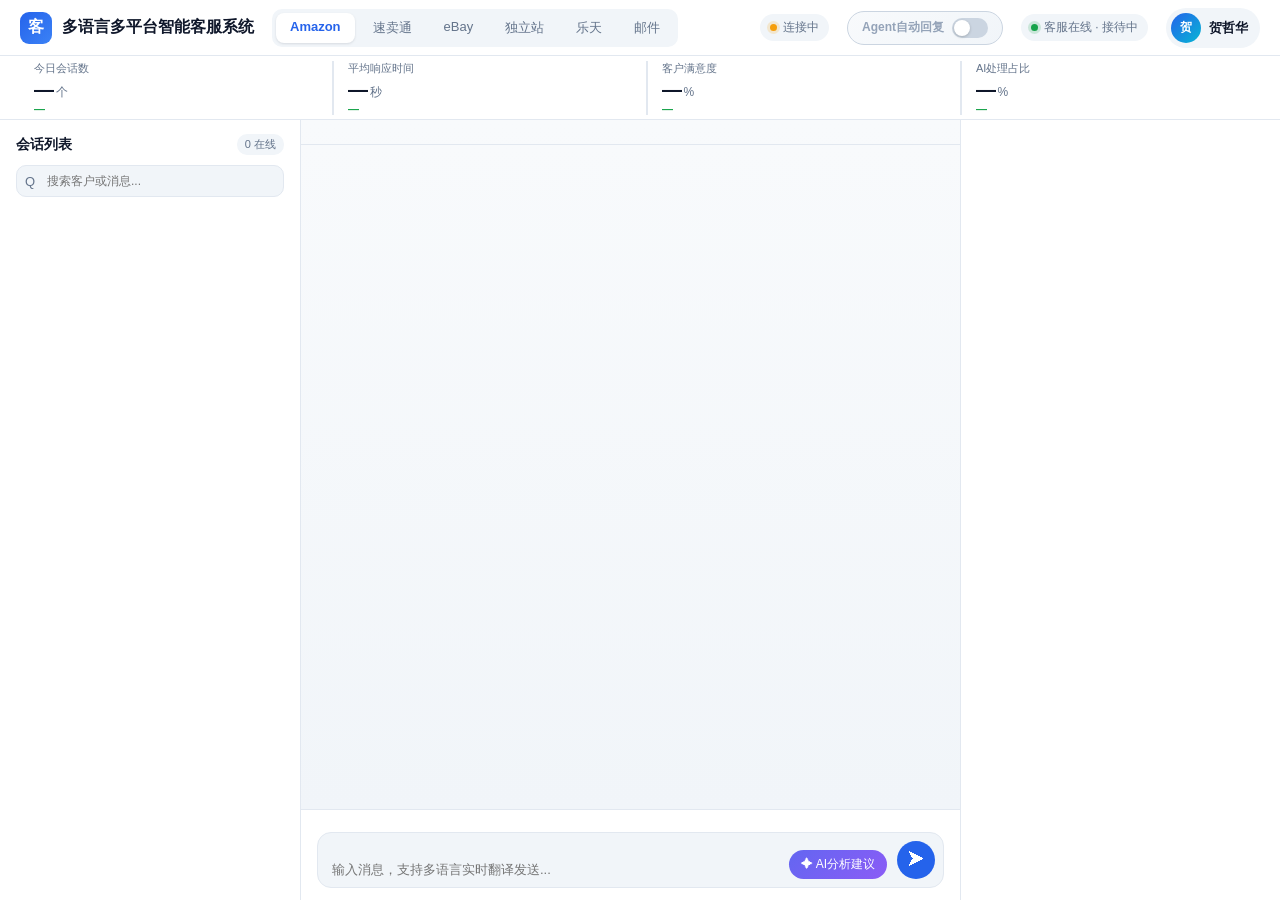
<file: frontend/index.html>
<!DOCTYPE html>
<html lang="zh-CN">
<head>
<meta charset="UTF-8">
<meta name="viewport" content="width=device-width, initial-scale=1.0">
<title>多语言多平台智能客服系统</title>
<link rel="stylesheet" href="css/style.css?v=20260724f1">
</head>
<body>
  <!-- Top Nav -->
  <div class="topbar">
    <!-- 移动端切换按钮（CSS 控制 mobile-show 时显示） -->
    <button class="mobile-toggle mobile-toggle-left" aria-label="会话列表">
        <svg width="20" height="20" viewBox="0 0 24 24" fill="none" stroke="currentColor" stroke-width="2">
            <line x1="3" y1="6" x2="21" y2="6"/>
            <line x1="3" y1="12" x2="21" y2="12"/>
            <line x1="3" y1="18" x2="21" y2="18"/>
        </svg>
    </button>
    <div class="logo"><div class="mark">客</div>多语言多平台智能客服系统</div>
    <div class="platform-tabs" id="platformTabs">
      <div class="tab active" data-pf="amazon">Amazon<span class="pf-unread" id="unread-amazon" style="display:none">0</span></div>
      <div class="tab" data-pf="aliexpress">速卖通<span class="pf-unread" id="unread-aliexpress" style="display:none">0</span></div>
      <div class="tab" data-pf="ebay">eBay<span class="pf-unread" id="unread-ebay" style="display:none">0</span></div>
      <div class="tab" data-pf="shopify">独立站<span class="pf-unread" id="unread-shopify" style="display:none">0</span></div>
      <div class="tab" data-pf="rakuten">乐天<span class="pf-unread" id="unread-rakuten" style="display:none">0</span></div>
      <div class="tab" data-pf="email">邮件<span class="pf-unread" id="unread-email" style="display:none">0</span></div>
    </div>
    <div class="spacer"></div>
    <button class="mobile-toggle mobile-toggle-right" aria-label="客户详情">
        <svg width="20" height="20" viewBox="0 0 24 24" fill="none" stroke="currentColor" stroke-width="2">
            <circle cx="12" cy="8" r="4"/>
            <path d="M4 20c0-4 4-6 8-6s8 2 8 6"/>
        </svg>
    </button>
    <div class="mode-switch" id="modeSwitch" title="切换推理后端">
      <span class="mode-dot" id="modeDot"></span><span id="modeLabel">连接中</span>
    </div>
    <div class="auto-reply-switch inactive" id="autoReplySwitch" title="开启后Agent将自动处理客户消息，需要人工时自动通知">
      <span class="auto-reply-label">Agent自动回复</span>
      <div class="auto-reply-toggle"></div>
    </div>
    <div class="online-status"><div class="dot"></div>客服在线 · 接待中</div>
    <div class="user-chip"><div class="av">贺</div><div class="nm">贺哲华</div></div>
  </div>

  <!-- Stats Bar -->
  <div class="statsbar" id="statsBar">
    <div class="stat"><div class="lbl">今日会话数</div><div class="val" id="stConv">—<span class="u">个</span></div><div class="delta up" id="stConvD">—</div></div>
    <div class="stat"><div class="lbl">平均响应时间</div><div class="val" id="stResp">—<span class="u">秒</span></div><div class="delta up" id="stRespD">—</div></div>
    <div class="stat"><div class="lbl">客户满意度</div><div class="val" id="stSat">—<span class="u">%</span></div><div class="delta up" id="stSatD">—</div></div>
    <div class="stat"><div class="lbl">AI处理占比</div><div class="val" id="stAi">—<span class="u">%</span></div><div class="delta up" id="stAiD">—</div></div>
  </div>

  <!-- Main -->
  <div class="main">
    <!-- Left -->
    <div class="pane">
      <div class="conv-head">
        <h3>会话列表</h3>
        <div class="cnt" id="convCnt">0 在线</div>
      </div>
      <div class="conv-search"><span class="ic">Q</span><input id="convSearch" placeholder="搜索客户或消息..."></div>
      <div class="conv-list" id="convList"></div>
    </div>

    <!-- Middle -->
    <div class="pane" style="background:linear-gradient(180deg,#f8fafc,#f1f5f9)">
      <div class="chat-head" id="chatHead"></div>
      <div class="chat-flow" id="chatFlow"></div>
      <div class="composer">
        <div class="suggest-row" id="suggestRow"></div>
        <div class="input-row">
          <textarea id="msgInput" rows="1" placeholder="输入消息，支持多语言实时翻译发送..."></textarea>
          <button class="ai-suggest-btn" id="aiSuggestBtn" title="基于最后一条客户消息，AI分析意图并生成建议回复">✦ AI分析建议</button>
          <button class="send-btn" id="sendBtn">➤</button>
        </div>
      </div>
    </div>

    <!-- Right -->
    <div class="pane detail" id="detailPane"></div>
  </div>

  <div class="toast" id="toast"></div>

  <script src="js/config.js?v=20260724f1"></script>
  <script src="js/api.js?v=20260724f1"></script>
  <script src="js/datagen.js?v=20260724f1"></script>
  <script src="js/app.js?v=20260724f1"></script>
</body>
</html>
</file>
<file: frontend/css/style.css>
:root{
  --blue:#2563eb;--blue-d:#1d4ed8;--blue-l:#eff6ff;--bg:#f1f5f9;--card:#ffffff;
  --border:#e2e8f0;--text:#0f172a;--muted:#64748b;--green:#16a34a;--amber:#f59e0b;--red:#ef4444;
  --radius:12px;--shadow:0 1px 3px rgba(15,23,42,.08),0 1px 2px rgba(15,23,42,.04);
}
*{box-sizing:border-box;margin:0;padding:0}
body{font-family:'Segoe UI','PingFang SC','Microsoft YaHei',sans-serif;background:var(--bg);color:var(--text);font-size:14px;height:100vh;overflow:hidden}
button{cursor:pointer;font-family:inherit;border:none;outline:none}
::-webkit-scrollbar{width:6px;height:6px}
::-webkit-scrollbar-thumb{background:#cbd5e1;border-radius:3px}
::-webkit-scrollbar-track{background:transparent}

/* ===== Top Nav ===== */
.topbar{height:56px;background:var(--card);border-bottom:1px solid var(--border);display:flex;align-items:center;padding:0 20px;gap:18px;position:relative;z-index:30}
.logo{display:flex;align-items:center;gap:10px;font-weight:700;font-size:16px;white-space:nowrap}
.logo .mark{width:32px;height:32px;border-radius:9px;background:linear-gradient(135deg,#2563eb,#3b82f6);display:flex;align-items:center;justify-content:center;color:#fff;font-size:16px}
.platform-tabs{display:flex;gap:4px;background:var(--bg);padding:4px;border-radius:10px}
.platform-tabs .tab{padding:6px 14px;border-radius:8px;font-size:13px;color:var(--muted);font-weight:500;transition:.18s}
.platform-tabs .tab.active{background:#fff;color:var(--blue);box-shadow:var(--shadow);font-weight:600}
.topbar .spacer{flex:1}
.mode-switch{display:flex;align-items:center;gap:6px;font-size:12px;color:var(--muted);background:var(--bg);padding:5px 10px;border-radius:20px;cursor:pointer;transition:.15s}
.mode-switch:hover{background:#e2e8f0}
.mode-dot{width:7px;height:7px;border-radius:50%;background:var(--amber);box-shadow:0 0 0 3px rgba(245,158,11,.18);transition:.2s}
.mode-dot.online{background:var(--green);box-shadow:0 0 0 3px rgba(22,163,74,.18)}
.mode-dot.offline{background:var(--muted);box-shadow:0 0 0 3px rgba(100,116,139,.18)}
.online-status{display:flex;align-items:center;gap:6px;font-size:12px;color:var(--muted);background:var(--bg);padding:5px 10px;border-radius:20px}
.online-status .dot{width:7px;height:7px;border-radius:50%;background:var(--green);box-shadow:0 0 0 3px rgba(22,163,74,.18)}
.user-chip{display:flex;align-items:center;gap:8px;padding:5px 12px 5px 5px;border-radius:24px;background:var(--bg);cursor:pointer}
.user-chip .av{width:30px;height:30px;border-radius:50%;background:linear-gradient(135deg,#2563eb,#06b6d4);color:#fff;display:flex;align-items:center;justify-content:center;font-size:12px;font-weight:600}
.user-chip .nm{font-size:13px;font-weight:600}

/* ===== Stats Bar ===== */
.statsbar{height:64px;background:var(--card);border-bottom:1px solid var(--border);display:flex;align-items:center;padding:0 20px;gap:14px}
.stat{flex:1;display:flex;flex-direction:column;gap:2px;padding:0 14px;border-left:2px solid var(--border)}
.stat:first-child{border-left:none}
.stat .lbl{font-size:11px;color:var(--muted);display:flex;align-items:center;gap:5px}
.stat .val{font-size:20px;font-weight:700;letter-spacing:-.5px}
.stat .val .u{font-size:12px;font-weight:500;color:var(--muted);margin-left:2px}
.stat .delta{font-size:11px;font-weight:600}
.stat .delta.up{color:var(--green)}
.stat .delta.down{color:var(--red)}

/* ===== Layout ===== */
.main{display:grid;grid-template-columns:300px 1fr 320px;height:calc(100vh - 56px - 64px)}
.pane{background:var(--card);overflow:hidden;display:flex;flex-direction:column}
.pane+.pane{border-left:1px solid var(--border)}

/* ===== Left: Conversations ===== */
.conv-head{padding:14px 16px 10px;display:flex;align-items:center;justify-content:space-between}
.conv-head h3{font-size:14px;font-weight:700}
.conv-head .cnt{font-size:11px;color:var(--muted);background:var(--bg);padding:3px 8px;border-radius:10px}
.conv-search{margin:0 16px 8px;position:relative}
.conv-search input{width:100%;padding:8px 10px 8px 30px;border:1px solid var(--border);border-radius:10px;font-size:12px;background:var(--bg)}
.conv-search .ic{position:absolute;left:9px;top:50%;transform:translateY(-50%);color:var(--muted);font-size:13px}
.conv-list{flex:1;overflow-y:auto;padding:4px 8px 12px}
.conv-item{display:flex;gap:10px;padding:10px;border-radius:var(--radius);cursor:pointer;transition:.15s;margin-bottom:2px;position:relative}
.conv-item:hover{background:var(--bg)}
.conv-item.active{background:var(--blue-l)}
.conv-item.active::before{content:"";position:absolute;left:0;top:12px;bottom:12px;width:3px;background:var(--blue);border-radius:0 3px 3px 0}
.conv-item .av{width:40px;height:40px;border-radius:50%;flex-shrink:0;display:flex;align-items:center;justify-content:center;color:#fff;font-size:14px;font-weight:600;position:relative}
.conv-item .pf{position:absolute;bottom:-2px;right:-2px;width:16px;height:16px;border-radius:50%;background:#fff;display:flex;align-items:center;justify-content:center;font-size:9px;border:1.5px solid #fff}
.conv-item .body{flex:1;min-width:0}
.conv-item .top{display:flex;justify-content:space-between;align-items:center;gap:6px}
.conv-item .nm{font-size:13px;font-weight:600;white-space:nowrap;overflow:hidden;text-overflow:ellipsis}
.conv-item .tm{font-size:10px;color:var(--muted);flex-shrink:0}
.conv-item .pre{font-size:12px;color:var(--muted);white-space:nowrap;overflow:hidden;text-overflow:ellipsis;margin-top:2px}
.conv-item .badge{position:absolute;top:8px;right:10px;min-width:18px;height:18px;background:var(--blue);color:#fff;font-size:10px;border-radius:9px;display:flex;align-items:center;justify-content:center;font-weight:600;padding:0 5px}
.conv-item .agent-tag{position:absolute;bottom:8px;right:10px;font-size:9px;font-weight:700;padding:1px 6px;border-radius:5px}
.conv-item .agent-tag.ai{background:linear-gradient(135deg,#6366f1,#8b5cf6);color:#fff}
.conv-item .agent-tag.human{background:#fef3c7;color:#b45309}

/* ===== Middle: Chat ===== */
.chat-head{padding:12px 18px;border-bottom:1px solid var(--border);display:flex;align-items:center;gap:12px}
.chat-head .av{width:38px;height:38px;border-radius:50%;display:flex;align-items:center;justify-content:center;color:#fff;font-weight:600;font-size:13px}
.chat-head .info{flex:1}
.chat-head .info .nm{font-size:14px;font-weight:700}
.chat-head .info .sub{font-size:11px;color:var(--muted);display:flex;align-items:center;gap:6px;margin-top:2px}
.lang-tag{font-size:10px;background:var(--blue-l);color:var(--blue);padding:2px 7px;border-radius:6px;font-weight:600}
.chat-head .acts{display:flex;gap:6px}
.icon-btn{width:34px;height:34px;border-radius:9px;background:var(--bg);display:flex;align-items:center;justify-content:center;color:var(--muted);font-size:14px;transition:.15s}
.icon-btn:hover{background:var(--blue-l);color:var(--blue)}

.chat-flow{flex:1;overflow-y:auto;padding:18px;display:flex;flex-direction:column;gap:14px;background:linear-gradient(180deg,#f8fafc,#f1f5f9)}
.msg{display:flex;gap:10px;max-width:78%;animation:fadeIn .25s ease}
@keyframes fadeIn{from{opacity:0;transform:translateY(8px)}to{opacity:1;transform:none}}
.msg.customer{align-self:flex-start}
.msg.agent{align-self:flex-end;flex-direction:row-reverse}
.msg .av{width:32px;height:32px;border-radius:50%;flex-shrink:0;display:flex;align-items:center;justify-content:center;color:#fff;font-size:12px;font-weight:600}
.msg.agent .av{background:linear-gradient(135deg,#2563eb,#06b6d4)}
.bubble{padding:10px 13px;border-radius:14px;font-size:13px;line-height:1.55;position:relative}
.msg.customer .bubble{background:#fff;border:1px solid var(--border);border-bottom-left-radius:4px}
.msg.agent .bubble{background:var(--blue);color:#fff;border-bottom-right-radius:4px}
.bubble .tm{font-size:10px;opacity:.6;margin-top:4px;display:block}
.trans-box{margin-top:6px;padding-top:6px;border-top:1px dashed rgba(100,116,139,.25);font-size:12px}
.msg.customer .trans-box{color:#475569}
.msg.agent .trans-box{color:rgba(255,255,255,.92)}
.trans-content{line-height:1.5}
.msg.agent .trans-content{color:#fff;text-shadow:0 1px 2px rgba(0,0,0,.2)}
.trans-toggle{font-size:10px;color:var(--blue);cursor:pointer;font-weight:600;user-select:none}
.msg.agent .trans-toggle{color:#bae6fd}
.ai-flag{display:inline-flex;align-items:center;gap:3px;font-size:9px;font-weight:700;background:linear-gradient(135deg,#6366f1,#8b5cf6);color:#fff;padding:2px 6px;border-radius:6px;margin-bottom:5px}
.agent-route{display:inline-flex;align-items:center;gap:3px;font-size:9px;font-weight:700;background:#dbeafe;color:#1d4ed8;padding:2px 6px;border-radius:6px;margin-bottom:5px;margin-left:4px}

/* 协作链路徽章 */
.chain-badge{display:inline-flex;align-items:center;gap:4px;font-size:10px;font-weight:600;background:#f0f9ff;color:#0369a1;padding:3px 8px;border-radius:10px;margin-bottom:5px;border:1px solid #bae6fd}
.chain-badge.multi{background:linear-gradient(135deg,#fef3c7,#fde68a);color:#92400e;border-color:#fbbf24}
.chain-badge .chain-icon{font-size:11px}

/* 转交原因标签 */
.handoff-tag{display:inline-flex;font-size:9px;font-weight:600;background:#fee2e2;color:#991b1b;padding:2px 6px;border-radius:6px;margin-bottom:5px;margin-left:4px;border:1px solid #fca5a5}

/* Trace 可视化面板 */
.collab-trace-section{background:var(--card);border:1px solid var(--border);border-radius:12px;padding:14px;margin-bottom:12px;box-shadow:var(--shadow)}
.collab-trace-section h4{font-size:12px;font-weight:700;color:var(--text);margin-bottom:10px;display:flex;align-items:center;gap:6px}
.collab-chain{display:flex;align-items:center;gap:6px;flex-wrap:wrap;margin-bottom:10px}
.trace-node{display:flex;align-items:center;gap:6px;padding:4px 10px;background:#f8fafc;border-radius:8px;border:1px solid var(--border)}
.trace-node.final{background:#eff6ff;border-color:#93c5fd}
.trace-dot{width:20px;height:20px;border-radius:50%;color:#fff;font-size:11px;font-weight:700;display:flex;align-items:center;justify-content:center;flex-shrink:0}
.trace-name{font-size:11px;font-weight:600;color:var(--text)}
.trace-arrow{color:var(--muted);font-size:14px;font-weight:700}
.collab-meta{display:flex;gap:12px;flex-wrap:wrap;margin-bottom:8px}
.collab-meta .meta-item{font-size:11px;color:var(--muted);background:var(--bg);padding:3px 8px;border-radius:6px}
.trace-details{margin-top:8px}
.trace-details summary{cursor:pointer;font-size:11px;font-weight:600;color:var(--blue);padding:4px 0;user-select:none}
.trace-details summary:hover{color:var(--blue-d)}
.trace-steps{margin-top:8px;display:flex;flex-direction:column;gap:6px;max-height:280px;overflow-y:auto;padding-right:4px}
.trace-step{display:flex;gap:8px;align-items:flex-start;padding:6px 8px;background:#f8fafc;border-radius:6px;border-left:3px solid var(--border)}
.trace-step-icon{font-size:14px;font-weight:700;flex-shrink:0;width:18px;text-align:center;line-height:1.4}
.trace-step-body{flex:1;min-width:0}
.trace-step-head{font-size:11px;color:var(--text);line-height:1.4}
.trace-step-agent{font-weight:700;color:var(--blue)}
.trace-reason{display:inline-block;font-size:10px;color:#92400e;background:#fef3c7;padding:1px 5px;border-radius:4px;margin-left:4px}
.trace-detail{font-size:10px;color:var(--muted);margin-top:2px;line-height:1.3}
.day-divider{align-self:center;font-size:11px;color:var(--muted);background:#e2e8f0;padding:3px 12px;border-radius:10px;margin:4px 0}
.typing{display:flex;gap:4px;padding:8px 12px;background:#fff;border:1px solid var(--border);border-radius:14px;border-bottom-left-radius:4px;align-self:flex-start}
.typing span{width:6px;height:6px;background:#cbd5e1;border-radius:50%;animation:blink 1.4s infinite both}
.typing span:nth-child(2){animation-delay:.2s}
.typing span:nth-child(3){animation-delay:.4s}
@keyframes blink{0%,80%,100%{opacity:.3}40%{opacity:1}}

.composer{padding:12px 16px;border-top:1px solid var(--border);background:var(--card)}
.suggest-row{display:flex;gap:8px;margin-bottom:10px;flex-wrap:wrap}
.suggest-chip{padding:6px 12px;background:var(--blue-l);border:1px solid #dbeafe;border-radius:20px;font-size:12px;color:var(--blue);font-weight:500;transition:.15s}
.suggest-chip:hover{background:var(--blue);color:#fff}
.ai-suggest-btn{display:inline-flex;align-items:center;gap:6px;padding:6px 12px;background:linear-gradient(135deg,#6366f1,#8b5cf6);color:#fff;border-radius:20px;font-size:12px;font-weight:600;transition:.15s}
.ai-suggest-btn:hover{transform:translateY(-1px);box-shadow:0 4px 12px rgba(99,102,241,.35)}
.cust-reply-btn{display:inline-flex;align-items:center;gap:4px;padding:6px 10px;background:#f0f9ff;color:#0369a1;border:1px solid #bae6fd;border-radius:20px;font-size:11px;font-weight:600;transition:.15s;white-space:nowrap}
.cust-reply-btn:hover{background:#e0f2fe;transform:translateY(-1px);box-shadow:0 3px 8px rgba(3,105,161,.2)}

/* 客户正在输入提示 */
.typing-indicator{display:flex;align-items:center;gap:8px;padding:8px 14px;margin:6px 0}
.typing-indicator .av{width:28px;height:28px;border-radius:50%;display:flex;align-items:center;justify-content:center;color:#fff;font-size:11px;font-weight:600;flex-shrink:0}
.typing-dots{display:flex;gap:3px;align-items:center}
.typing-dots span{width:6px;height:6px;border-radius:50%;background:#94a3b8;animation:typingBounce 1.4s infinite ease-in-out}
.typing-dots span:nth-child(2){animation-delay:.2s}
.typing-dots span:nth-child(3){animation-delay:.4s}
@keyframes typingBounce{0%,60%,100%{transform:translateY(0);opacity:.4}30%{transform:translateY(-6px);opacity:1}}
.typing-text{font-size:11px;color:#94a3b8;font-style:italic}

/* AI建议卡片 */
.ai-suggestion-card{background:#fafaff;border:1.5px solid #c7d2fe;border-radius:12px;margin:10px 0;overflow:visible;box-shadow:0 2px 8px rgba(99,102,241,.1);position:relative;z-index:5}
.ai-suggestion-card.loading{border-color:#c7d2fe;background:#fafaff}
.ai-suggestion-card.error{border-color:#fca5a5;background:#fef2f2}
.ai-card-header{display:flex;align-items:center;gap:6px;padding:10px 14px;background:linear-gradient(135deg,rgba(99,102,241,.08),rgba(139,92,246,.08));border-bottom:1px solid #e0e7ff}
.ai-card-icon{font-size:14px;color:#6366f1}
.ai-card-title{font-size:13px;font-weight:700;color:#4f46e5;flex:1}
.ai-card-close{cursor:pointer;color:#94a3b8;font-size:14px;padding:2px 6px;border-radius:4px;transition:.15s}
.ai-card-close:hover{color:#ef4444;background:#fef2f2}
.ai-card-body{padding:12px 14px}
.ai-card-loading{color:#6366f1;font-size:12px;padding:8px 0;animation:pulse 1.5s ease-in-out infinite}
@keyframes pulse{0%,100%{opacity:.5}50%{opacity:1}}
.ai-card-error{color:#dc2626;font-size:12px;padding:8px 0}
.ai-card-meta{display:flex;gap:6px;flex-wrap:wrap;margin-bottom:10px}
.ai-card-meta .meta-tag{font-size:10px;color:#475569;background:#f1f5f9;padding:3px 8px;border-radius:6px;border:1px solid #e2e8f0}
.ai-card-meta .meta-tag.chain{background:#fef3c7;color:#92400e;border-color:#fde68a}
.ai-card-suggestion{background:#fff;border:1px solid #e2e8f0;border-radius:8px;padding:10px;margin-bottom:10px}
.suggestion-label{font-size:11px;font-weight:600;color:#64748b;margin-bottom:4px}
.suggestion-text{font-size:13px;color:#1e293b;line-height:1.5;padding:6px 8px;background:#f8fafc;border-radius:6px;border-left:3px solid #6366f1}
.suggestion-text.muted{color:#64748b;border-left-color:#cbd5e1}
.ai-card-actions{display:flex;gap:8px}
.action-btn{padding:6px 14px;border-radius:8px;font-size:12px;font-weight:600;cursor:pointer;border:1px solid;transition:.15s;position:relative;z-index:10;pointer-events:auto}
.action-btn.adopt{background:#ecfdf5;color:#059669;border-color:#a7f3d0}
.action-btn.adopt:hover{background:#d1fae5;box-shadow:0 2px 6px rgba(5,150,105,.2)}
.action-btn.edit{background:#fffbeb;color:#d97706;border-color:#fde68a}
.action-btn.edit:hover{background:#fef3c7;box-shadow:0 2px 6px rgba(217,119,6,.2)}
.action-btn.reject{background:#fef2f2;color:#dc2626;border-color:#fca5a5}
.action-btn.reject:hover{background:#fee2e2;box-shadow:0 2px 6px rgba(220,38,38,.2)}
.ai-card-trace{margin-top:8px}
.ai-card-trace summary{cursor:pointer;font-size:11px;color:#6366f1;padding:4px 0;user-select:none}
.ai-card-trace summary:hover{text-decoration:underline}
.trace-mini{margin-top:6px;display:flex;flex-direction:column;gap:3px;max-height:180px;overflow-y:auto}
.trace-mini-step{font-size:11px;color:#475569;padding:3px 6px;background:#f8fafc;border-radius:4px;display:flex;gap:4px;align-items:center}
.trace-mini-icon{font-weight:700;flex-shrink:0}
.sentiment-tag{font-size:10px;font-weight:600;padding:2px 8px;border-radius:999px}
.sentiment-tag.ok{background:#dcfce7;color:#15803d}
.sentiment-tag.warning{background:#fef3c7;color:#92400e}
.sentiment-tag.danger{background:#fee2e2;color:#991b1b}
/* 置信度标签 */
.conf-tag{font-size:10px;font-weight:600;padding:2px 8px;border-radius:999px}
.conf-tag.high{background:#dbeafe;color:#1e40af}
.conf-tag.mid{background:#fef3c7;color:#92400e}
.conf-tag.low{background:#fee2e2;color:#991b1b}
/* 反幻觉标签 */
.antihall-tag{font-size:10px;font-weight:600;padding:2px 8px;border-radius:999px}
.antihall-tag.pass{background:#dcfce7;color:#15803d}
.antihall-tag.warn{background:#fef3c7;color:#92400e}
/* 转交原因标签 */
.ai-card-meta .meta-tag.warn{background:#fee2e2;color:#991b1b;border-color:#fca5a5}
/* 协作链路可视化 */
.ai-card-chain{display:flex;align-items:center;gap:4px;flex-wrap:wrap;margin-bottom:10px;padding:6px 10px;background:linear-gradient(90deg,rgba(99,102,241,.05),rgba(6,182,212,.05));border-radius:8px;border:1px solid #e0e7ff}
.ai-card-chain .chain-node{font-size:11px;font-weight:600;padding:3px 10px;border-radius:6px;background:#fff;color:#4f46e5;border:1px solid #c7d2fe}
.ai-card-chain .chain-node.final{background:linear-gradient(135deg,#2563eb,#06b6d4);color:#fff;border-color:transparent}
.ai-card-chain .chain-sep{font-size:11px;color:#94a3b8;font-weight:700}
/* RAG引用来源 */
.ai-card-rag{background:#f0fdf4;border:1px solid #bbf7d0;border-radius:8px;padding:10px;margin-bottom:10px}
.ai-card-rag .rag-label{font-size:11px;font-weight:700;color:#15803d;margin-bottom:8px;display:flex;align-items:center;gap:4px}
.ai-card-rag .rag-sources{display:flex;flex-direction:column;gap:6px}
.ai-card-rag .rag-source-item{background:#fff;border:1px solid #d1fae5;border-radius:6px;padding:6px 8px}
.ai-card-rag .rag-source-head{display:flex;align-items:center;gap:6px;margin-bottom:3px}
.ai-card-rag .rag-source-id{font-size:10px;font-weight:700;color:#0369a1;font-family:monospace}
.ai-card-rag .rag-source-cat{font-size:10px;color:#64748b;background:#f1f5f9;padding:1px 6px;border-radius:4px}
.ai-card-rag .rag-source-score{font-size:10px;font-weight:700;margin-left:auto}
.ai-card-rag .rag-source-content{font-size:11px;color:#475569;line-height:1.4;max-height:40px;overflow:hidden}
.input-row{display:flex;gap:10px;align-items:flex-end;background:var(--bg);border-radius:14px;padding:8px 8px 8px 14px;border:1px solid var(--border)}
.input-row textarea{flex:1;border:none;background:transparent;resize:none;font-size:13px;line-height:1.5;outline:none;max-height:90px;font-family:inherit}
.send-btn{width:38px;height:38px;border-radius:10px;background:var(--blue);color:#fff;display:flex;align-items:center;justify-content:center;font-size:16px;transition:.15s;flex-shrink:0}
.send-btn:hover{background:var(--blue-d);transform:scale(1.05)}

/* ===== Right: Detail ===== */
.detail{overflow-y:auto}
.detail section{padding:16px 18px;border-bottom:1px solid var(--border)}
.detail section h4{font-size:11px;text-transform:uppercase;letter-spacing:.6px;color:var(--muted);margin-bottom:12px;display:flex;align-items:center;gap:6px}
.cust-card{display:flex;gap:12px;align-items:center;margin-bottom:14px}
.cust-card .av{width:52px;height:52px;border-radius:50%;display:flex;align-items:center;justify-content:center;color:#fff;font-size:18px;font-weight:600}
.cust-card .nm{font-size:15px;font-weight:700}
.cust-card .ct{font-size:12px;color:var(--muted);margin-top:2px}
.level-badge{display:inline-block;font-size:10px;font-weight:700;padding:2px 8px;border-radius:6px;margin-top:4px}
.lvl-gold{background:#fef3c7;color:#b45309}
.lvl-plat{background:#e0e7ff;color:#4338ca}
.lvl-diamond{background:#cffafe;color:#0e7490}
.lvl-silver{background:#f1f5f9;color:#475569}
.cust-grid{display:grid;grid-template-columns:1fr 1fr;gap:10px}
.cust-grid .it{background:var(--bg);border-radius:10px;padding:10px}
.cust-grid .it .l{font-size:10px;color:var(--muted)}
.cust-grid .it .v{font-size:15px;font-weight:700;margin-top:3px}

.sentiment{display:flex;flex-direction:column;gap:10px}
.sen-row{display:flex;align-items:center;gap:10px}
.sen-row .lab{width:52px;font-size:12px;font-weight:600;display:flex;align-items:center;gap:4px}
.sen-bar{flex:1;height:8px;background:var(--bg);border-radius:4px;overflow:hidden}
.sen-bar .fill{height:100%;border-radius:4px;transition:width .6s cubic-bezier(.4,0,.2,1)}
.sen-row .pct{width:38px;text-align:right;font-size:12px;font-weight:700}
.gauge-wrap{display:flex;align-items:center;justify-content:center;margin:6px 0 4px;position:relative}
.gauge{transform:rotate(-90deg)}
.gauge-txt{position:absolute;text-align:center}
.gauge-txt .big{font-size:22px;font-weight:800}
.gauge-txt .sm{font-size:10px;color:var(--muted)}

.tags{display:flex;flex-wrap:wrap;gap:6px}
.tag{font-size:11px;padding:4px 10px;border-radius:8px;background:var(--blue-l);color:var(--blue);font-weight:500;border:1px solid #dbeafe}
.tag.warn{background:#fef3c7;color:#b45309;border-color:#fde68a}
.tag.ok{background:#dcfce7;color:#15803d;border-color:#bbf7d0}

.tpl-list{display:flex;flex-direction:column;gap:6px}
.tpl{padding:9px 11px;background:var(--bg);border-radius:9px;font-size:12px;cursor:pointer;transition:.15s;border:1px solid transparent;line-height:1.4}
.tpl:hover{background:var(--blue-l);border-color:#dbeafe}

.order-item{background:var(--bg);border-radius:10px;padding:10px;margin-bottom:8px}
.order-item .top{display:flex;justify-content:space-between;align-items:center;margin-bottom:6px}
.order-item .oid{font-size:12px;font-weight:700}
.order-item .ost{font-size:10px;padding:2px 7px;border-radius:5px;font-weight:600}
.ost.shipped{background:#dbeafe;color:#1d4ed8}
.ost.paid{background:#dcfce7;color:#15803d}
.ost.pending{background:#fef3c7;color:#b45309}
.ost.refund{background:#fee2e2;color:#b91c1c}
.order-item .pd{font-size:11px;color:var(--muted)}
.order-item .amt{font-size:13px;font-weight:700;margin-top:4px}

.toast{position:fixed;bottom:24px;left:50%;transform:translateX(-50%) translateY(20px);background:#0f172a;color:#fff;padding:10px 18px;border-radius:10px;font-size:13px;opacity:0;transition:.3s;z-index:100;box-shadow:0 8px 24px rgba(0,0,0,.2)}
.toast.show{opacity:1;transform:translateX(-50%) translateY(0)}

/* ===== 前端深度改造：多Agent路由可视化 ===== */

/* 会话列表：阶段标签 + Agent标签 */
.conv-tags{display:flex;gap:4px;margin-top:4px;flex-wrap:wrap}
.stage-tag{font-size:10px;padding:1px 6px;border-radius:4px;font-weight:600;white-space:nowrap}
.agent-route-tag{font-size:10px;padding:1px 6px;border-radius:4px;font-weight:500;white-space:nowrap}

/* 聊天消息：Agent标识徽章 */
.agent-badge{display:inline-flex;align-items:center;gap:4px;font-size:11px;padding:2px 8px;border-radius:10px;margin-bottom:4px;font-weight:600}
.agent-dot{width:6px;height:6px;border-radius:50%;display:inline-block}

/* 右侧详情：Agent路由卡片 */
.agent-route-section{margin-bottom:12px}
.agent-route-card{background:#f8fafc;border-radius:8px;padding:12px;margin-top:8px}
.route-header{display:flex;justify-content:space-between;align-items:center;margin-bottom:10px}
.route-stage{font-size:11px;padding:2px 8px;border-radius:4px;font-weight:600}
.route-agent{font-size:13px;font-weight:700}
.route-chain{display:flex;align-items:center;gap:8px;margin:10px 0}
.route-node{display:flex;flex-direction:column;align-items:center;gap:4px;padding:8px 12px;border:2px solid #e2e8f0;border-radius:8px;background:#fff;min-width:80px}
.route-node.active{background:#eff6ff}
.route-node-icon{width:28px;height:28px;border-radius:50%;display:flex;align-items:center;justify-content:center;color:#fff;font-size:12px;font-weight:700}
.route-node-name{font-size:10px;color:#475569;font-weight:600}
.route-meta{display:flex;gap:12px;font-size:10px;color:#64748b;margin-top:8px;flex-wrap:wrap}
.route-meta span{background:#f1f5f9;padding:2px 6px;border-radius:4px}

/* 协作链路徽章（聊天消息内） */
.chain-badge{display:inline-flex;align-items:center;gap:4px;font-size:10px;padding:2px 8px;border-radius:8px;background:#f0f9ff;color:#0369a1;margin-bottom:4px}
.chain-badge.multi{background:#fef3c7;color:#92400e}
.chain-icon{font-size:10px}

/* 转交原因标签 */
.handoff-tag{font-size:10px;padding:1px 6px;border-radius:4px;background:#fee2e2;color:#dc2626;margin-left:4px}

/* Agent路由标签（旧样式增强） */
.agent-route{font-size:10px;padding:1px 6px;border-radius:4px;background:#e0e7ff;color:#4338ca;margin-left:4px}
/* ===== Agent 路由可视化 v2（精致版） ===== */

/* 会话列表：阶段标签 */
.conv-tags{display:flex;gap:4px;margin-top:5px;flex-wrap:wrap}
.stage-tag{font-size:10px;padding:2px 8px;border-radius:10px;font-weight:600;white-space:nowrap;letter-spacing:0.3px}
.agent-route-tag{font-size:9px;padding:1px 7px;border-radius:10px;font-weight:500;white-space:nowrap;opacity:0.85}

/* 聊天消息：Agent 徽章 */
.agent-badge{display:inline-flex;align-items:center;gap:5px;font-size:10px;padding:3px 10px;border-radius:12px;margin-bottom:5px;font-weight:600;letter-spacing:0.3px;box-shadow:0 1px 3px rgba(0,0,0,0.08)}
.agent-dot{width:6px;height:6px;border-radius:50%;display:inline-block;box-shadow:0 0 4px currentColor}

/* 右侧详情：Agent 路由卡片（精致版） */
.agent-route-section{margin-bottom:14px}
.agent-route-card{background:linear-gradient(135deg,#f8fafc 0%,#f1f5f9 100%);border-radius:10px;padding:14px;margin-top:8px;box-shadow:0 2px 8px rgba(0,0,0,0.06);border:1px solid #e2e8f0}
.route-header{display:flex;justify-content:space-between;align-items:center;margin-bottom:12px}
.route-stage{font-size:11px;padding:3px 10px;border-radius:12px;font-weight:600;letter-spacing:0.3px}
.route-agent{font-size:14px;font-weight:700;letter-spacing:0.5px}
.route-chain{display:flex;align-items:center;gap:10px;margin:12px 0;flex-wrap:wrap}
.route-node{display:flex;flex-direction:column;align-items:center;gap:5px;padding:10px 14px;border:2px solid #e2e8f0;border-radius:10px;background:#fff;min-width:90px;transition:all 0.2s ease}
.route-node.active{background:linear-gradient(135deg,#eff6ff 0%,#dbeafe 100%);box-shadow:0 2px 6px rgba(59,130,246,0.15)}
.route-node-icon{width:32px;height:32px;border-radius:50%;display:flex;align-items:center;justify-content:center;color:#fff;font-size:13px;font-weight:700;box-shadow:0 2px 4px rgba(0,0,0,0.15)}
.route-node-name{font-size:10px;color:#475569;font-weight:600;white-space:nowrap}
.route-meta{display:flex;gap:8px;font-size:10px;color:#64748b;margin-top:10px;flex-wrap:wrap}
.route-meta span{background:#fff;padding:3px 8px;border-radius:6px;border:1px solid #e2e8f0;font-weight:500}

/* 协作链路徽章 */
.chain-badge{display:inline-flex;align-items:center;gap:4px;font-size:10px;padding:2px 8px;border-radius:8px;background:linear-gradient(135deg,#f0f9ff,#e0f2fe);color:#0369a1;margin-bottom:5px;border:1px solid #bae6fd}
.chain-badge.multi{background:linear-gradient(135deg,#fef3c7,#fde68a);color:#92400e;border-color:#fcd34d}
.chain-icon{font-size:10px}

/* 转交原因标签 */
.handoff-tag{font-size:10px;padding:2px 8px;border-radius:8px;background:linear-gradient(135deg,#fee2e2,#fecaca);color:#dc2626;margin-left:4px;border:1px solid #fca5a5;font-weight:600}

/* Agent 路由标签 */
.agent-route{font-size:10px;padding:2px 8px;border-radius:8px;background:linear-gradient(135deg,#e0e7ff,#c7d2fe);color:#4338ca;margin-left:4px;font-weight:600}

/* ===== Agent 自动回复模式开关 ===== */
.auto-reply-switch{display:flex;align-items:center;gap:8px;padding:6px 14px;background:linear-gradient(135deg,#f0fdf4,#dcfce7);border:1px solid #86efac;border-radius:20px;cursor:pointer;transition:all 0.3s ease;user-select:none}
.auto-reply-switch.active{background:linear-gradient(135deg,#dcfce7,#bbf7d0);border-color:#22c55e;box-shadow:0 0 12px rgba(34,197,94,0.3)}
.auto-reply-switch.inactive{background:linear-gradient(135deg,#f8fafc,#f1f5f9);border-color:#cbd5e1}
.auto-reply-label{font-size:12px;font-weight:600;color:#475569;white-space:nowrap}
.auto-reply-switch.active .auto-reply-label{color:#15803d}
.auto-reply-switch.inactive .auto-reply-label{color:#94a3b8}
.auto-reply-toggle{width:36px;height:20px;background:#cbd5e1;border-radius:10px;position:relative;transition:all 0.3s ease}
.auto-reply-switch.active .auto-reply-toggle{background:#22c55e}
.auto-reply-toggle::after{content:'';width:16px;height:16px;background:#fff;border-radius:50%;position:absolute;top:2px;left:2px;transition:all 0.3s ease;box-shadow:0 1px 3px rgba(0,0,0,0.2)}
.auto-reply-switch.active .auto-reply-toggle::after{left:18px}

/* 高并发架构标签 */
.concurrency-badge{display:inline-flex;align-items:center;gap:4px;font-size:10px;padding:2px 8px;border-radius:8px;background:linear-gradient(135deg,#fff7ed,#ffedd5);color:#c2410c;border:1px solid #fed7aa;font-weight:600;margin-left:8px}

/* 人工转接通知 */
.handoff-notification{position:fixed;top:80px;right:20px;background:linear-gradient(135deg,#fef2f2,#fee2e2);border:2px solid #fca5a5;border-radius:12px;padding:14px 18px;box-shadow:0 8px 24px rgba(239,68,68,0.2);z-index:9999;max-width:320px;animation:slideIn 0.3s ease}
@keyframes slideIn{from{transform:translateX(400px);opacity:0}to{transform:translateX(0);opacity:1}}
.handoff-notif-header{display:flex;align-items:center;gap:8px;margin-bottom:8px}
.handoff-notif-icon{width:28px;height:28px;border-radius:50%;background:#ef4444;display:flex;align-items:center;justify-content:center;color:#fff;font-size:14px;font-weight:700}
.handoff-notif-title{font-size:13px;font-weight:700;color:#dc2626}
.handoff-notif-body{font-size:12px;color:#7f1d1d;line-height:1.5}
.handoff-notif-actions{display:flex;gap:8px;margin-top:10px}
.handoff-notif-btn{font-size:11px;padding:5px 12px;border-radius:6px;cursor:pointer;font-weight:600;border:none}
.handoff-notif-btn.accept{background:#ef4444;color:#fff}
.handoff-notif-btn.dismiss{background:#fff;color:#64748b;border:1px solid #e2e8f0}
/* ===== Agent 路由可视化 v2（精致版） ===== */

/* 会话列表：阶段标签 */
.conv-tags{display:flex;gap:4px;margin-top:5px;flex-wrap:wrap}
.stage-tag{font-size:10px;padding:2px 8px;border-radius:10px;font-weight:600;white-space:nowrap;letter-spacing:0.3px}
.agent-route-tag{font-size:9px;padding:1px 7px;border-radius:10px;font-weight:500;white-space:nowrap;opacity:0.85}

/* 聊天消息：Agent 徽章 */
.agent-badge{display:inline-flex;align-items:center;gap:5px;font-size:10px;padding:3px 10px;border-radius:12px;margin-bottom:5px;font-weight:600;letter-spacing:0.3px;box-shadow:0 1px 3px rgba(0,0,0,0.08)}
.agent-dot{width:6px;height:6px;border-radius:50%;display:inline-block;box-shadow:0 0 4px currentColor}

/* 右侧详情：Agent 路由卡片（精致版） */
.agent-route-section{margin-bottom:14px}
.agent-route-card{background:linear-gradient(135deg,#f8fafc 0%,#f1f5f9 100%);border-radius:10px;padding:14px;margin-top:8px;box-shadow:0 2px 8px rgba(0,0,0,0.06);border:1px solid #e2e8f0}
.route-header{display:flex;justify-content:space-between;align-items:center;margin-bottom:12px}
.route-stage{font-size:11px;padding:3px 10px;border-radius:12px;font-weight:600;letter-spacing:0.3px}
.route-agent{font-size:14px;font-weight:700;letter-spacing:0.5px}
.route-chain{display:flex;align-items:center;gap:10px;margin:12px 0;flex-wrap:wrap}
.route-node{display:flex;flex-direction:column;align-items:center;gap:5px;padding:10px 14px;border:2px solid #e2e8f0;border-radius:10px;background:#fff;min-width:90px;transition:all 0.2s ease}
.route-node.active{background:linear-gradient(135deg,#eff6ff 0%,#dbeafe 100%);box-shadow:0 2px 6px rgba(59,130,246,0.15)}
.route-node-icon{width:32px;height:32px;border-radius:50%;display:flex;align-items:center;justify-content:center;color:#fff;font-size:13px;font-weight:700;box-shadow:0 2px 4px rgba(0,0,0,0.15)}
.route-node-name{font-size:10px;color:#475569;font-weight:600;white-space:nowrap}
.route-meta{display:flex;gap:8px;font-size:10px;color:#64748b;margin-top:10px;flex-wrap:wrap}
.route-meta span{background:#fff;padding:3px 8px;border-radius:6px;border:1px solid #e2e8f0;font-weight:500}

/* 协作链路徽章 */
.chain-badge{display:inline-flex;align-items:center;gap:4px;font-size:10px;padding:2px 8px;border-radius:8px;background:linear-gradient(135deg,#f0f9ff,#e0f2fe);color:#0369a1;margin-bottom:5px;border:1px solid #bae6fd}
.chain-badge.multi{background:linear-gradient(135deg,#fef3c7,#fde68a);color:#92400e;border-color:#fcd34d}
.chain-icon{font-size:10px}

/* 转交原因标签 */
.handoff-tag{font-size:10px;padding:2px 8px;border-radius:8px;background:linear-gradient(135deg,#fee2e2,#fecaca);color:#dc2626;margin-left:4px;border:1px solid #fca5a5;font-weight:600}

/* Agent 路由标签 */
.agent-route{font-size:10px;padding:2px 8px;border-radius:8px;background:linear-gradient(135deg,#e0e7ff,#c7d2fe);color:#4338ca;margin-left:4px;font-weight:600}

/* ===== Agent 自动回复模式开关 ===== */
.auto-reply-switch{display:flex;align-items:center;gap:8px;padding:6px 14px;background:linear-gradient(135deg,#f0fdf4,#dcfce7);border:1px solid #86efac;border-radius:20px;cursor:pointer;transition:all 0.3s ease;user-select:none}
.auto-reply-switch.active{background:linear-gradient(135deg,#dcfce7,#bbf7d0);border-color:#22c55e;box-shadow:0 0 12px rgba(34,197,94,0.3)}
.auto-reply-switch.inactive{background:linear-gradient(135deg,#f8fafc,#f1f5f9);border-color:#cbd5e1}
.auto-reply-label{font-size:12px;font-weight:600;color:#475569;white-space:nowrap}
.auto-reply-switch.active .auto-reply-label{color:#15803d}
.auto-reply-switch.inactive .auto-reply-label{color:#94a3b8}
.auto-reply-toggle{width:36px;height:20px;background:#cbd5e1;border-radius:10px;position:relative;transition:all 0.3s ease}
.auto-reply-switch.active .auto-reply-toggle{background:#22c55e}
.auto-reply-toggle::after{content:'';width:16px;height:16px;background:#fff;border-radius:50%;position:absolute;top:2px;left:2px;transition:all 0.3s ease;box-shadow:0 1px 3px rgba(0,0,0,0.2)}
.auto-reply-switch.active .auto-reply-toggle::after{left:18px}

/* 高并发架构标签 */
.concurrency-badge{display:inline-flex;align-items:center;gap:4px;font-size:10px;padding:2px 8px;border-radius:8px;background:linear-gradient(135deg,#fff7ed,#ffedd5);color:#c2410c;border:1px solid #fed7aa;font-weight:600;margin-left:8px}

/* 人工转接通知 */
.handoff-notification{position:fixed;top:80px;right:20px;background:linear-gradient(135deg,#fef2f2,#fee2e2);border:2px solid #fca5a5;border-radius:12px;padding:14px 18px;box-shadow:0 8px 24px rgba(239,68,68,0.2);z-index:9999;max-width:320px;animation:slideIn 0.3s ease}
@keyframes slideIn{from{transform:translateX(400px);opacity:0}to{transform:translateX(0);opacity:1}}
.handoff-notif-header{display:flex;align-items:center;gap:8px;margin-bottom:8px}
.handoff-notif-icon{width:28px;height:28px;border-radius:50%;background:#ef4444;display:flex;align-items:center;justify-content:center;color:#fff;font-size:14px;font-weight:700}
.handoff-notif-title{font-size:13px;font-weight:700;color:#dc2626}
.handoff-notif-body{font-size:12px;color:#7f1d1d;line-height:1.5}
.handoff-notif-actions{display:flex;gap:8px;margin-top:10px}
.handoff-notif-btn{font-size:11px;padding:5px 12px;border-radius:6px;cursor:pointer;font-weight:600;border:none}
.handoff-notif-btn.accept{background:#ef4444;color:#fff}
.handoff-notif-btn.dismiss{background:#fff;color:#64748b;border:1px solid #e2e8f0}

/* 未读消息红点徽章（头像右上角，类似微信） */
.unread-dot{position:absolute;top:-4px;right:-4px;background:#ef4444;color:#fff;font-size:10px;font-weight:700;min-width:18px;height:18px;border-radius:9px;display:flex;align-items:center;justify-content:center;padding:0 5px;box-shadow:0 1px 3px rgba(239,68,68,0.4);border:1.5px solid #fff;z-index:2}

/* 平台标签未读红点 */
.pf-unread{display:inline-flex;align-items:center;justify-content:center;background:#ef4444;color:#fff;font-size:9px;font-weight:700;min-width:16px;height:16px;border-radius:8px;padding:0 4px;margin-left:4px;vertical-align:middle}


/* ============ 移动端响应式适配（比赛评审移动端访问优化） ============ */
/* 平板 (<=1024px)：右侧详情面板收窄 */
@media (max-width:1024px){
  :root{--sidebar-w:240px;--detail-w:280px}
  .main{grid-template-columns:var(--sidebar-w) 1fr var(--detail-w)}
}

/* 小平板 (<=900px)：隐藏右侧详情面板，点击客户头像浮层展示 */
@media (max-width:900px){
  :root{--sidebar-w:220px;--detail-w:0}
  .main{grid-template-columns:var(--sidebar-w) 1fr}
  .pane.detail{display:none}
  .pane.detail.mobile-show{display:flex;position:fixed;top:0;right:0;bottom:0;width:90%;max-width:340px;z-index:1000;box-shadow:-4px 0 24px rgba(0,0,0,.15);background:#fff}
}

/* 手机 (<=640px)：单栏布局，会话列表可切换 */
@media (max-width:640px){
  :root{--sidebar-w:0;--detail-w:0}
  .main{grid-template-columns:1fr}
  .pane:first-child{display:none}
  .pane:first-child.mobile-show{display:flex;position:fixed;top:0;left:0;bottom:0;width:85%;max-width:320px;z-index:1000;box-shadow:4px 0 24px rgba(0,0,0,.15);background:#fff}
  /* 顶部平台切换栏横向滚动 */
  .platform-tabs{overflow-x:auto;-webkit-overflow-scrolling:touch}
  .platform-tabs .tab{flex:0 0 auto;min-width:80px}
  /* 聊天气泡宽度调整 */
  .msg{max-width:90%}
  /* AI建议卡片全宽 */
  .ai-suggestion-card{margin:8px 0}
  /* 输入框区域固定底部 */
  .composer{position:sticky;bottom:0;background:#fff;z-index:10}
  /* 转人工通知全宽 */
  .handoff-notification{left:12px;right:12px;max-width:none;top:auto;bottom:80px}
  /* 移动端切换按钮 */
  .mobile-toggle{display:inline-flex!important;align-items:center;justify-content:center}
}

/* 移动端切换按钮（默认隐藏，手机端显示） */
.mobile-toggle{display:none;background:transparent;border:none;color:var(--muted);cursor:pointer;padding:8px;border-radius:8px;transition:background 0.2s;align-items:center;justify-content:center}
.mobile-toggle-left{margin-right:8px}
.mobile-toggle-right{margin-left:8px}
.mobile-toggle:hover{background:var(--bg)}

/* 遮罩层（手机端面板打开时） */
.mobile-overlay{display:none;position:fixed;top:0;left:0;right:0;bottom:0;background:rgba(0,0,0,0.4);z-index:999}
.mobile-overlay.show{display:block}

/* ============ 关键结论高亮增强（提升第一印象） ============ */
/* AI 建议卡片关键结论放大 */
.ai-suggestion-card .suggestion-text{
  font-size:14px;
  font-weight:500;
  color:#0f172a;
  background:linear-gradient(135deg,#f0f9ff,#e0f2fe);
  border-left:4px solid #2563eb;
  padding:10px 12px;
  border-radius:8px;
  box-shadow:0 1px 3px rgba(37,99,235,.08);
}

/* 转人工/投诉升级高亮（红色警示） */
.handoff-notification .title{
  font-size:15px;
  font-weight:700;
  color:#dc2626;
  display:flex;
  align-items:center;
  gap:6px;
}
.handoff-notification .title::before{
  content:'⚠';
  font-size:18px;
}

/* 意图/Agent 标签强化 */
.intent-tag,.agent-tag{
  font-weight:600;
  font-size:11px;
  padding:3px 8px;
  border-radius:10px;
  display:inline-flex;
  align-items:center;
  gap:3px;
}

/* tooltip 悬停卡片优化（尺寸适中，文字清晰） */
[data-tooltip]{
  position:relative;
}
[data-tooltip]:hover::after{
  content:attr(data-tooltip);
  position:absolute;
  bottom:calc(100% + 8px);
  left:50%;
  transform:translateX(-50%);
  background:#1e293b;
  color:#fff;
  padding:6px 10px;
  border-radius:6px;
  font-size:12px;
  line-height:1.4;
  white-space:nowrap;
  max-width:240px;
  overflow:hidden;
  text-overflow:ellipsis;
  box-shadow:0 2px 8px rgba(0,0,0,.15);
  z-index:100;
  pointer-events:none;
}

/* 交互按钮统一 SaaS 圆形风格 */
.action-btn,.send-btn,.ai-suggest-btn,.cust-reply-btn{
  border-radius:20px;
  transition:all .2s ease;
  font-weight:500;
}
.action-btn:hover,.send-btn:hover,.ai-suggest-btn:hover{
  transform:translateY(-1px);
}

/* 数据对比色块（红涨/绿跌/黄警告） */
.metric-up{color:#dc2626;font-weight:600}
.metric-down{color:#059669;font-weight:600}
.metric-warn{color:#d97706;font-weight:600}
</file>
